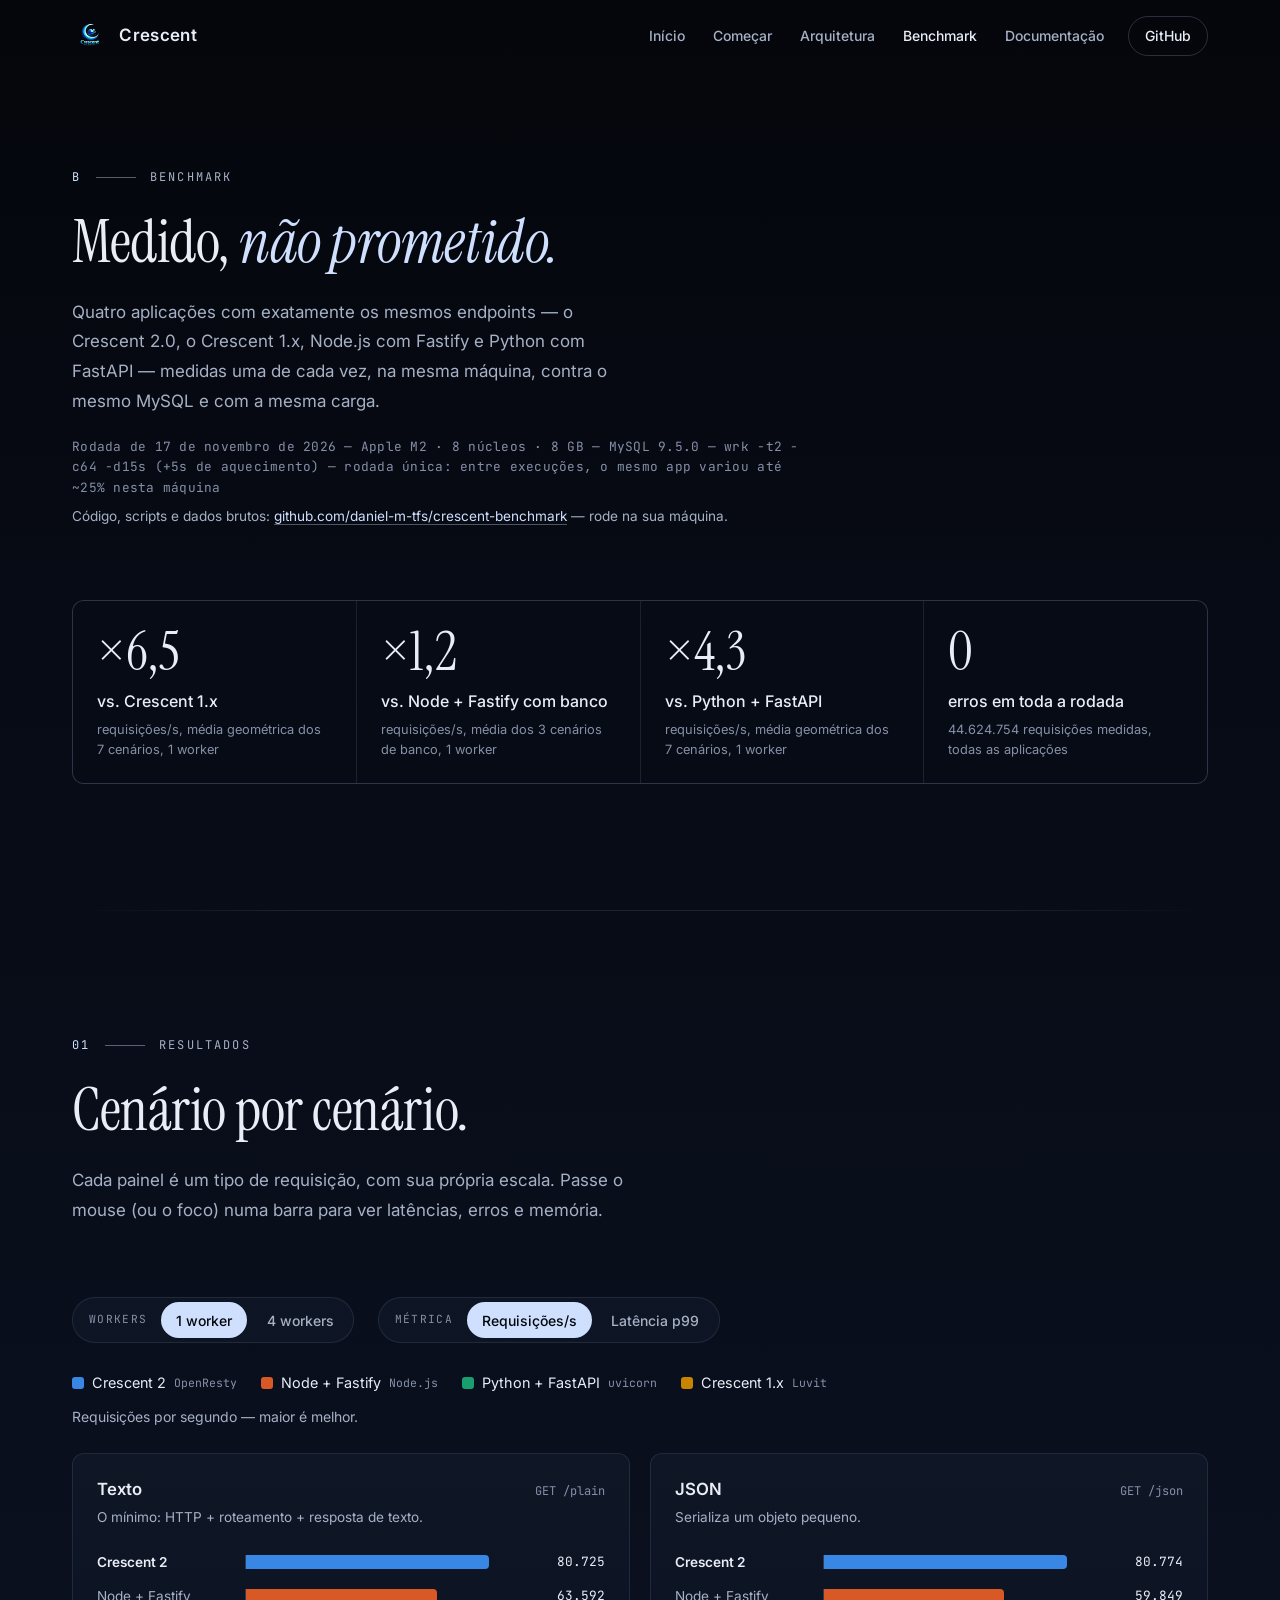
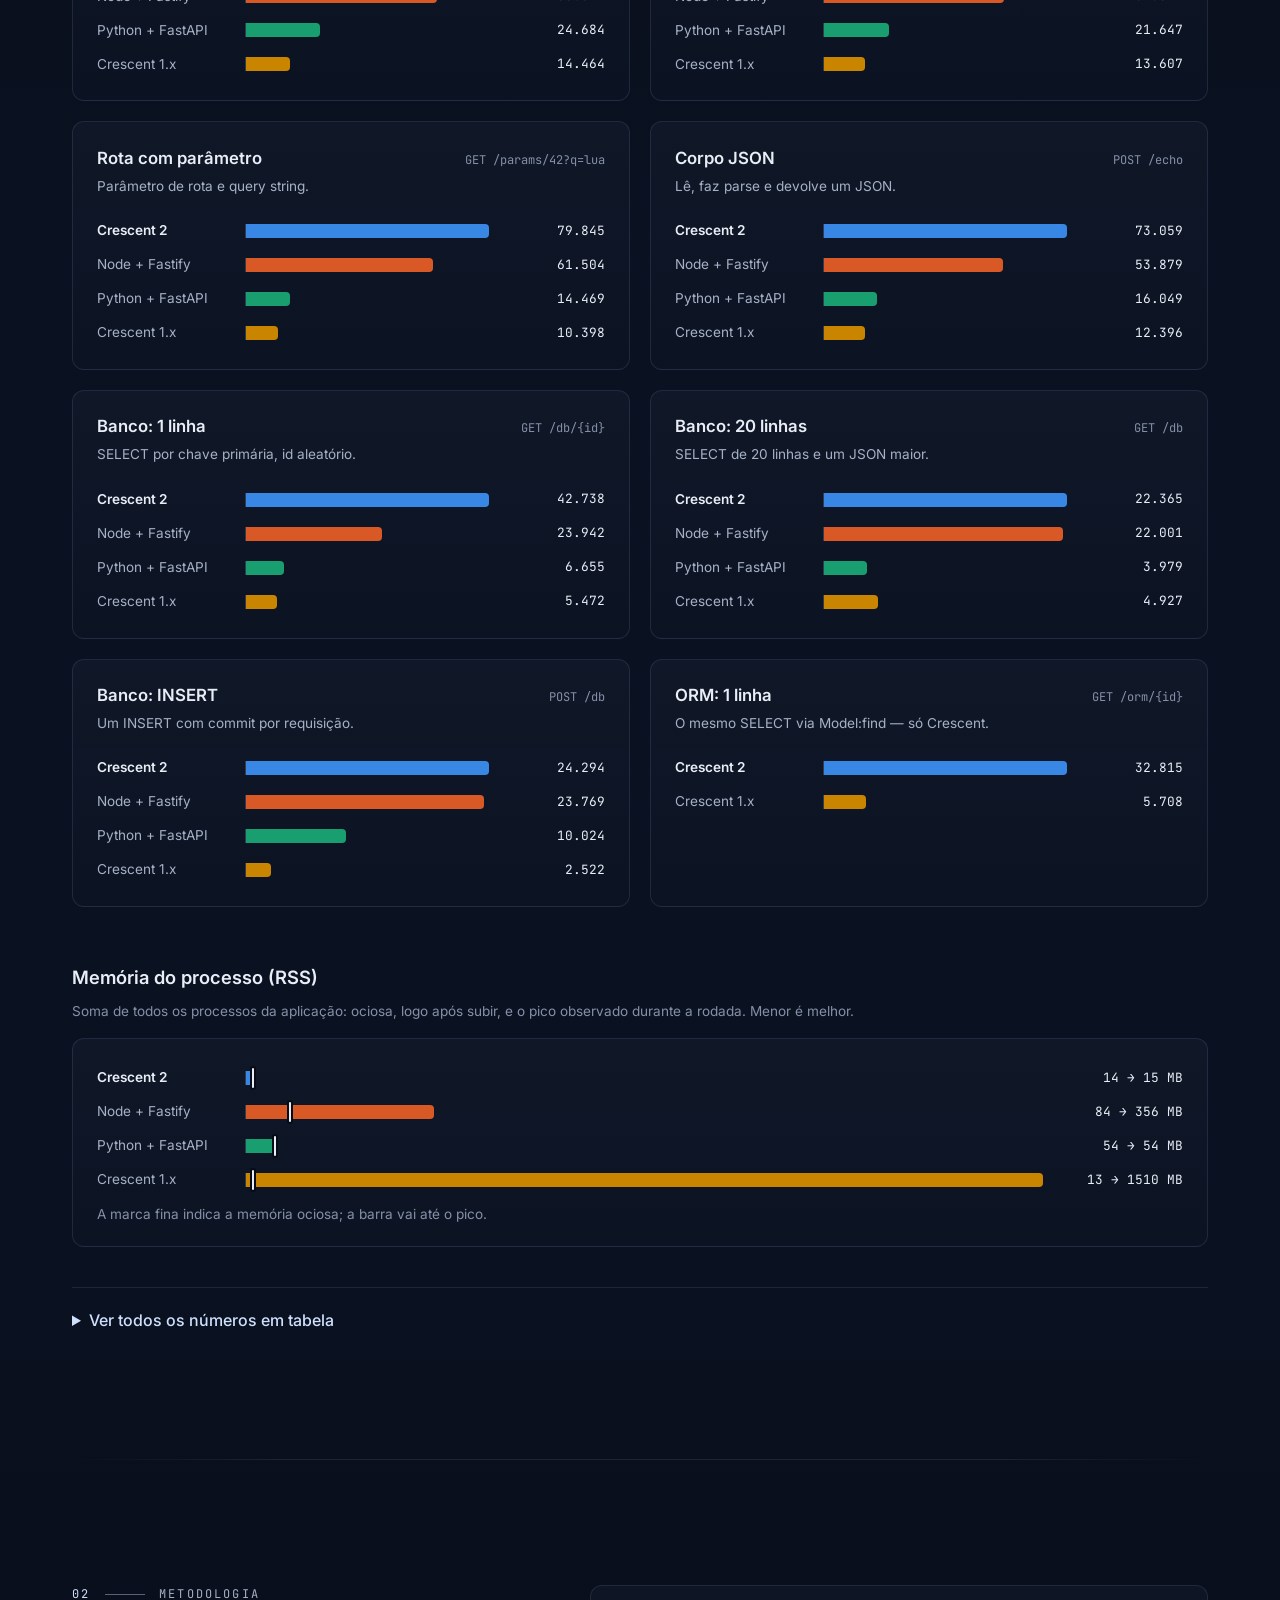
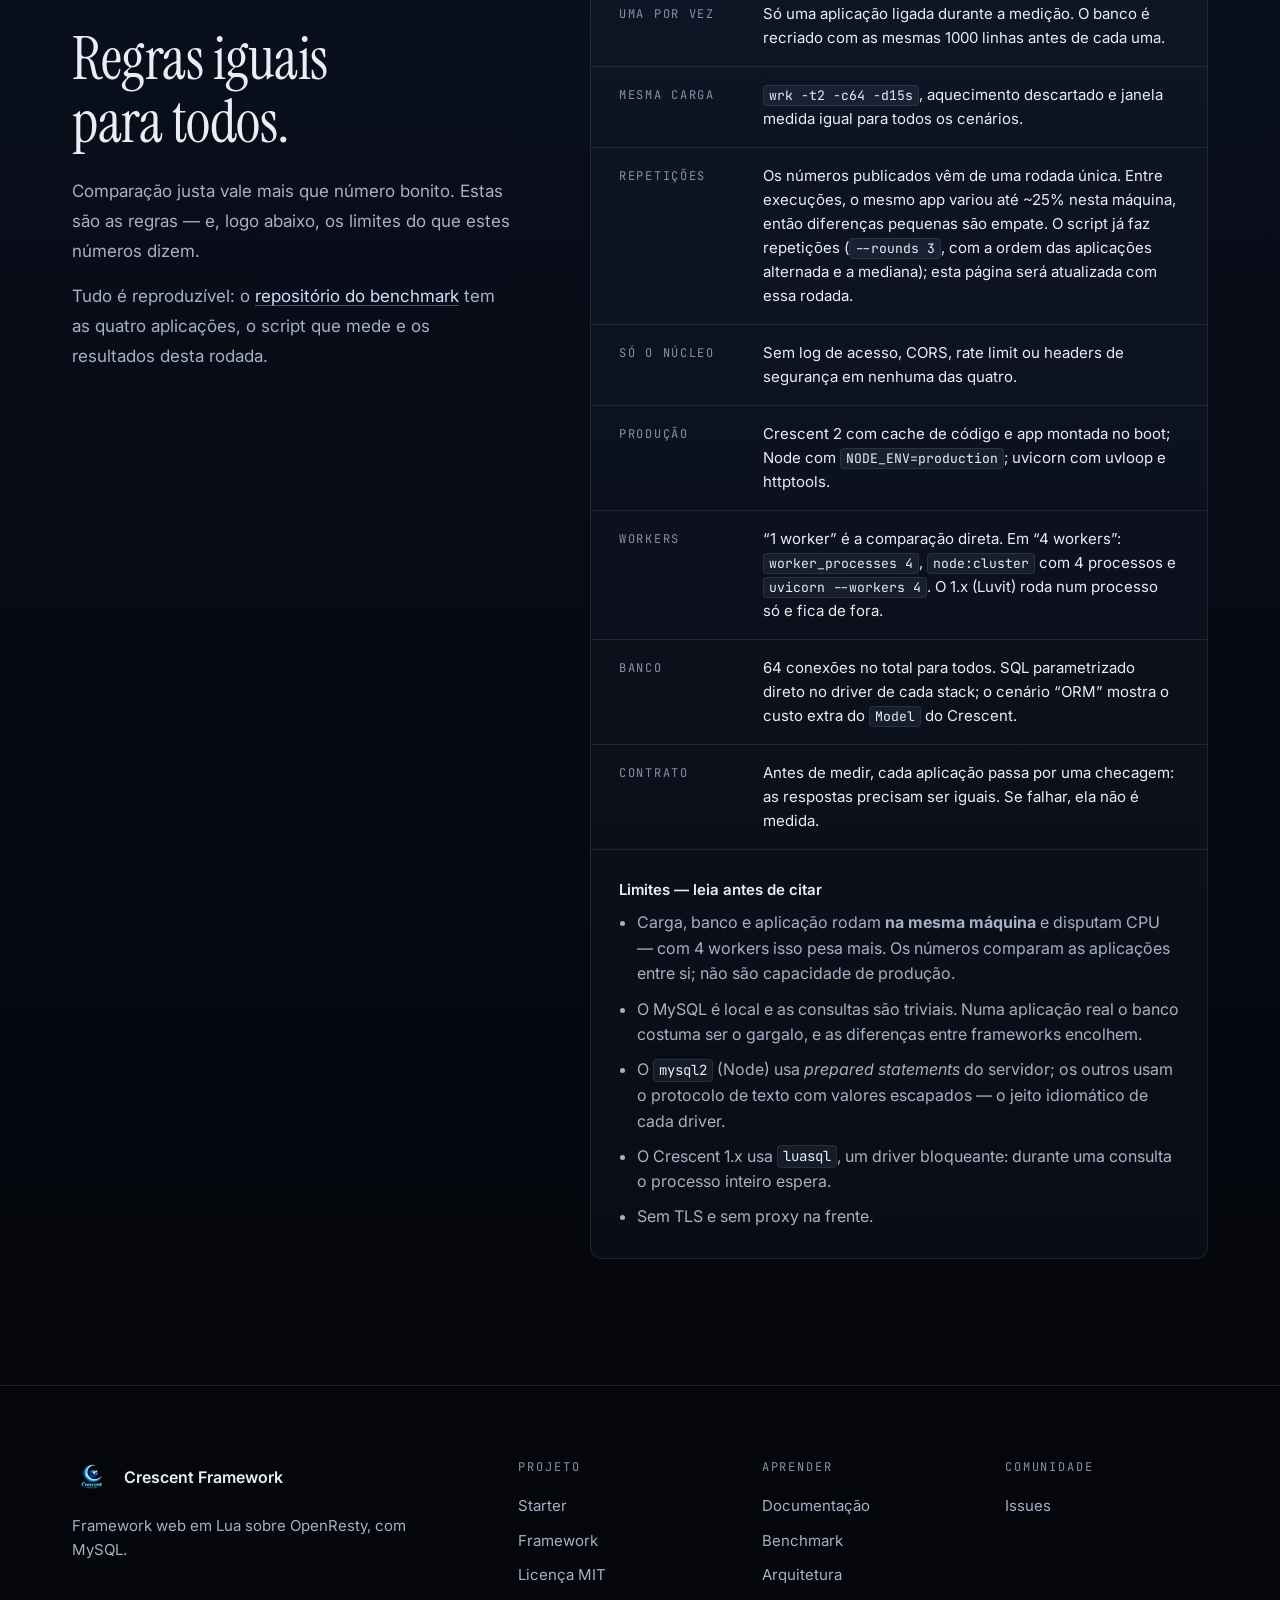
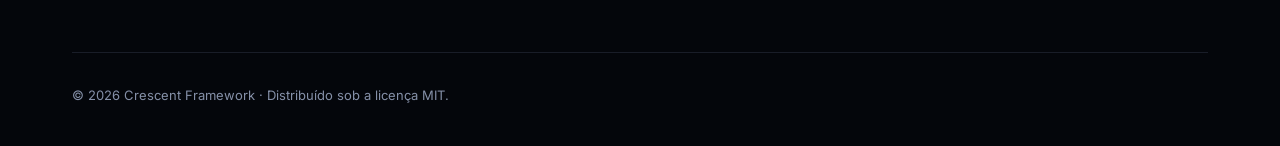
<file: benchmark.html>
<!DOCTYPE html>
<html lang="pt-BR">

<head>
    <meta charset="UTF-8">
    <meta name="viewport" content="width=device-width, initial-scale=1.0">
    <script>document.documentElement.classList.add('js');</script>

    <link rel="icon" type="image/x-icon" href="./crescent-logo-semfundo.ico">
    <link rel="apple-touch-icon" href="./crescent-logo-512.png">

    <title>Benchmark — Crescent 2.0 × Crescent 1.x × Node × Python</title>
    <meta name="description"
        content="Benchmark do Crescent 2.0 (OpenResty) contra o Crescent 1.x (Luvit), Node.js + Fastify e Python + FastAPI: mesmos endpoints, mesma máquina, mesmo MySQL. Números, gráficos, metodologia e dados brutos.">
    <meta name="robots" content="index, follow">
    <meta name="theme-color" content="#04060b">
    <meta name="color-scheme" content="dark">
    <link rel="canonical" href="https://crescent.tyne.com.br/benchmark.html">

    <meta property="og:type" content="website">
    <meta property="og:url" content="https://crescent.tyne.com.br/benchmark.html">
    <meta property="og:site_name" content="Crescent Framework">
    <meta property="og:locale" content="pt_BR">
    <meta property="og:title" content="Benchmark do Crescent 2.0">
    <meta property="og:description"
        content="Crescent 2.0 × Crescent 1.x × Node + Fastify × Python + FastAPI, com os mesmos endpoints e o mesmo MySQL. Metodologia e dados brutos abertos.">
    <meta property="og:image" content="https://crescent.tyne.com.br/og-image.png">
    <meta property="twitter:card" content="summary_large_image">
    <meta property="twitter:title" content="Benchmark do Crescent 2.0">
    <meta property="twitter:description"
        content="Crescent 2.0 × Crescent 1.x × Node + Fastify × Python + FastAPI, com os mesmos endpoints e o mesmo MySQL.">
    <meta property="twitter:image" content="https://crescent.tyne.com.br/og-image.png">

    <link rel="preconnect" href="https://fonts.googleapis.com">
    <link rel="preconnect" href="https://fonts.gstatic.com" crossorigin>
    <link
        href="https://fonts.googleapis.com/css2?family=Instrument+Serif:ital@0;1&family=Inter:wght@300;400;500;600;700&family=JetBrains+Mono:wght@400;500&display=swap"
        rel="stylesheet">
    <link rel="stylesheet" href="styles.css">
    <link rel="stylesheet" href="menu.css">
    <link rel="stylesheet" href="benchmark.css">
</head>

<body class="home bench-page">
    <a class="skip-link" href="#conteudo">Pular para o conteúdo</a>

    <nav class="navbar" aria-label="Principal">
        <div class="container">
            <div class="nav-content">
                <a class="nav-brand" href="index.html" aria-label="Crescent — início">
                    <picture>
                        <source srcset="./crescent-logo-128.webp" type="image/webp">
                        <img src="./crescent-logo-128.png" alt="" class="logo" width="40" height="40">
                    </picture>
                    <span class="brand-name">Crescent</span>
                </a>
                <div id="menu">
                    <div id="menu-bar" onclick="menuOnClick()" role="button" tabindex="0" aria-label="Abrir menu"
                        aria-controls="nav" aria-expanded="false">
                        <div id="bar1" class="bar"></div>
                        <div id="bar2" class="bar"></div>
                        <div id="bar3" class="bar"></div>
                    </div>
                    <nav class="nav" id="nav" aria-label="Menu">
                        <ul>
                            <li><a href="index.html">Início</a></li>
                            <li><a href="index.html#comecar">Começar</a></li>
                            <li><a href="index.html#arquitetura">Arquitetura</a></li>
                            <li><a href="benchmark.html" aria-current="page">Benchmark</a></li>
                            <li><a href="docs.html">Documentação</a></li>
                            <li><a href="https://github.com/daniel-m-tfs/crescent-framework" target="_blank"
                                    rel="noopener" class="github-link">GitHub</a></li>
                        </ul>
                    </nav>
                </div>
                <div class="menu-bg" id="menu-bg"></div>
            </div>
        </div>
    </nav>

    <main id="conteudo">
        <header class="scene bench-hero">
            <div class="container">
                <div class="scene-head">
                    <p class="kicker"><span class="kicker-num">B</span>Benchmark</p>
                    <h1 class="scene-title bench-title">Medido, <em>não prometido.</em></h1>
                    <p class="scene-lede">
                        Quatro aplicações com exatamente os mesmos endpoints — o Crescent 2.0, o Crescent 1.x, Node.js
                        com Fastify e Python com FastAPI — medidas uma de cada vez, na mesma máquina, contra o mesmo
                        MySQL e com a mesma carga.
                    </p>
                    <p class="bench-meta" id="bench-meta">Carregando dados…</p>
                    <p class="bench-source">Código, scripts e dados brutos: <a href="https://github.com/daniel-m-tfs/crescent-benchmark" rel="noopener">github.com/daniel-m-tfs/crescent-benchmark</a> — rode na sua máquina.</p>
                </div>

                <div class="bench-tiles" id="bench-tiles" aria-live="polite"></div>
            </div>
        </header>

        <section class="scene bench-results" aria-labelledby="resultados-title">
            <div class="container">
                <div class="scene-head">
                    <p class="kicker"><span class="kicker-num">01</span>Resultados</p>
                    <h2 id="resultados-title" class="scene-title">Cenário por cenário.</h2>
                    <p class="scene-lede">
                        Cada painel é um tipo de requisição, com sua própria escala. Passe o mouse (ou o foco) numa
                        barra para ver latências, erros e memória.
                    </p>
                </div>

                <div class="bench-controls" role="group" aria-label="Opções dos gráficos">
                    <div class="seg" role="radiogroup" aria-label="Workers por aplicação" id="ctl-workers">
                        <span class="seg-label" id="lbl-workers">Workers</span>
                        <button type="button" role="radio" aria-checked="true" data-value="1">1 worker</button>
                        <button type="button" role="radio" aria-checked="false" data-value="4">4 workers</button>
                    </div>
                    <div class="seg" role="radiogroup" aria-label="Métrica" id="ctl-metric">
                        <span class="seg-label">Métrica</span>
                        <button type="button" role="radio" aria-checked="true" data-value="rps">Requisições/s</button>
                        <button type="button" role="radio" aria-checked="false" data-value="p99">Latência p99</button>
                    </div>
                </div>

                <ul class="bench-legend" id="bench-legend" aria-label="Legenda"></ul>
                <p class="bench-hint" id="bench-hint"></p>

                <div class="bench-grid" id="bench-grid"></div>

                <div class="bench-memory">
                    <h3 class="bench-subtitle">Memória do processo (RSS)</h3>
                    <p class="bench-note">Soma de todos os processos da aplicação: ociosa, logo após subir, e o pico
                        observado durante a rodada. Menor é melhor.</p>
                    <div class="bench-card" id="bench-memory"></div>
                </div>

                <details class="bench-table-wrap">
                    <summary>Ver todos os números em tabela</summary>
                    <div class="bench-table-scroll" id="bench-table"></div>
                    <p class="bench-note"><a href="benchmark-results.csv" download>Baixar os resultados (CSV)</a></p>
                </details>
            </div>
        </section>

        <section class="scene bench-method" aria-labelledby="metodo-title">
            <div class="container scene-grid">
                <div class="scene-copy">
                    <p class="kicker"><span class="kicker-num">02</span>Metodologia</p>
                    <h2 id="metodo-title" class="scene-title">Regras iguais para todos.</h2>
                    <p class="scene-lede">
                        Comparação justa vale mais que número bonito. Estas são as regras — e, logo abaixo, os limites
                        do que estes números dizem.
                    </p>
                    <p class="scene-lede">Tudo é reproduzível: o <a href="https://github.com/daniel-m-tfs/crescent-benchmark"
                            rel="noopener">repositório do benchmark</a> tem as quatro aplicações, o script que mede e
                        os resultados desta rodada.</p>
                </div>
                <div class="status-panel">
                    <dl class="status-list">
                        <div>
                            <dt>Uma por vez</dt>
                            <dd>Só uma aplicação ligada durante a medição. O banco é recriado com as mesmas 1000 linhas
                                antes de cada uma.</dd>
                        </div>
                        <div>
                            <dt>Mesma carga</dt>
                            <dd><code id="m-wrk">wrk -t2 -c64</code>, aquecimento descartado e janela medida igual
                                para todos os cenários.</dd>
                        </div>
                        <div>
                            <dt>Repetições</dt>
                            <dd>Os números publicados vêm de uma rodada única. Entre execuções, o mesmo app variou até
                                ~25% nesta máquina, então diferenças pequenas são empate. O script já faz repetições
                                (<code>--rounds 3</code>, com a ordem das aplicações alternada e a mediana); esta página
                                será atualizada com essa rodada.</dd>
                        </div>
                        <div>
                            <dt>Só o núcleo</dt>
                            <dd>Sem log de acesso, CORS, rate limit ou headers de segurança em nenhuma das quatro.
                            </dd>
                        </div>
                        <div>
                            <dt>Produção</dt>
                            <dd>Crescent 2 com cache de código e app montada no boot; Node com
                                <code>NODE_ENV=production</code>; uvicorn com uvloop e httptools.</dd>
                        </div>
                        <div>
                            <dt>Workers</dt>
                            <dd>“1 worker” é a comparação direta. Em “4 workers”: <code>worker_processes 4</code>,
                                <code>node:cluster</code> com 4 processos e <code>uvicorn --workers 4</code>. O 1.x
                                (Luvit) roda num processo só e fica de fora.</dd>
                        </div>
                        <div>
                            <dt>Banco</dt>
                            <dd>64 conexões no total para todos. SQL parametrizado direto no driver de cada stack; o
                                cenário “ORM” mostra o custo extra do <code>Model</code> do Crescent.</dd>
                        </div>
                        <div>
                            <dt>Contrato</dt>
                            <dd>Antes de medir, cada aplicação passa por uma checagem: as respostas precisam ser
                                iguais. Se falhar, ela não é medida.</dd>
                        </div>
                    </dl>
                    <div class="status-notes">
                        <h3>Limites — leia antes de citar</h3>
                        <ul class="bench-limits">
                            <li>Carga, banco e aplicação rodam <strong>na mesma máquina</strong> e disputam CPU — com
                                4 workers isso pesa mais. Os números comparam as aplicações entre si; não são
                                capacidade de produção.</li>
                            <li>O MySQL é local e as consultas são triviais. Numa aplicação real o banco costuma ser o
                                gargalo, e as diferenças entre frameworks encolhem.</li>
                            <li>O <code>mysql2</code> (Node) usa <em>prepared statements</em> do servidor; os outros
                                usam o protocolo de texto com valores escapados — o jeito idiomático de cada driver.
                            </li>
                            <li>O Crescent 1.x usa <code>luasql</code>, um driver bloqueante: durante uma consulta o
                                processo inteiro espera.</li>
                            <li>Sem TLS e sem proxy na frente.</li>
                        </ul>
                    </div>
                </div>
            </div>
        </section>
    </main>

    <footer class="footer">
        <div class="container">
            <div class="footer-content">
                <div class="footer-brand">
                    <div class="footer-brand-mark">
                        <picture>
                            <source srcset="./crescent-logo-128.webp" type="image/webp">
                            <img src="./crescent-logo-128.png" alt="" class="footer-logo" width="44" height="44"
                                loading="lazy" decoding="async">
                        </picture>
                        <span>Crescent Framework</span>
                    </div>
                    <p>Framework web em Lua sobre OpenResty, com MySQL.</p>
                </div>
                <div class="footer-column">
                    <h2 class="footer-heading">Projeto</h2>
                    <ul>
                        <li><a href="https://github.com/daniel-m-tfs/crescent-starter" rel="noopener">Starter</a></li>
                        <li><a href="https://github.com/daniel-m-tfs/crescent-framework" rel="noopener">Framework</a></li>
                        <li><a href="https://github.com/daniel-m-tfs/crescent-framework/blob/main/LICENSE" rel="noopener">Licença MIT</a></li>
                    </ul>
                </div>
                <div class="footer-column">
                    <h2 class="footer-heading">Aprender</h2>
                    <ul>
                        <li><a href="docs.html">Documentação</a></li>
                        <li><a href="benchmark.html">Benchmark</a></li>
                        <li><a href="index.html#arquitetura">Arquitetura</a></li>
                    </ul>
                </div>
                <div class="footer-column">
                    <h2 class="footer-heading">Comunidade</h2>
                    <ul>
                        <li><a href="https://github.com/daniel-m-tfs/crescent-framework/issues" rel="noopener">Issues</a></li>
                    </ul>
                </div>
            </div>
            <div class="footer-bottom">
                <p>&copy; 2026 Crescent Framework · Distribuído sob a licença MIT.</p>
            </div>
        </div>
    </footer>

    <div class="bench-tip" id="bench-tip" role="tooltip" hidden></div>

    <script src="benchmark-data.js" defer></script>
    <script src="benchmark.js" defer></script>
    <script src="script.js" defer></script>
    <script src="menu.js" defer></script>
</body>

</html>
</file>
<file: styles.css>
/* ==========================================================================
   Crescent — site styles (home + shared base for docs.html)
   Palette: near-black -> deep navy, one accent: cold lunar silver-blue.
   Type: Instrument Serif (display), Inter (text), JetBrains Mono (code).
   ========================================================================== */

:root {
    /* Night */
    --ink-0: #04060b;
    --ink-1: #070b15;
    --ink-2: #0a1120;
    --ink-3: #0f182b;
    --surface: rgba(160, 190, 240, 0.035);
    --line: rgba(170, 195, 240, 0.12);
    --line-strong: rgba(170, 195, 240, 0.22);

    /* Text */
    --fg: #e8edf6;
    --fg-dim: #a6b1c6;
    --fg-faint: #8590a8;

    /* The single accent: moonlight */
    --moon: #cfe0ff;
    --moon-2: #9dbcf2;
    --moon-glow: rgba(157, 188, 242, 0.18);

    --font-display: 'Instrument Serif', 'Iowan Old Style', Georgia, 'Times New Roman', serif;
    --font-text: 'Inter', -apple-system, BlinkMacSystemFont, 'Segoe UI', Roboto, sans-serif;
    --font-mono: 'JetBrains Mono', ui-monospace, SFMono-Regular, Menlo, Consolas, monospace;

    --nav-h: 72px;
    --radius: 12px;
    --ease-out: cubic-bezier(0.2, 0.7, 0.2, 1);

    /* Legacy tokens still consumed by docs.css / menu.css — mapped to the new palette */
    --primary: #9dbcf2;
    --primary-dark: #7c9fdc;
    --secondary: #b3c3df;
    --accent: #cfe0ff;
    --dark: #070b15;
    --dark-light: #0f182b;
    --gray: #8590a8;
    --gray-light: #c7cfdd;
    --bg: #05070d;
    --bg-light: #0d1424;
    --text: #e8edf6;
    --text-dim: #a6b1c6;
    --success: #8fd3b0;
    --warning: #e6bd74;
    --gradient: linear-gradient(135deg, #9dbcf2 0%, #cfe0ff 100%);
}

/* ---------- Base ---------- */

*,
*::before,
*::after {
    margin: 0;
    padding: 0;
    box-sizing: border-box;
}

html {
    -webkit-text-size-adjust: 100%;
    text-size-adjust: 100%;
}

@media (prefers-reduced-motion: no-preference) {
    html {
        scroll-behavior: smooth;
    }
}

body {
    font-family: var(--font-text);
    background: var(--bg);
    color: var(--fg);
    line-height: 1.6;
    overflow-x: hidden;
    -webkit-font-smoothing: antialiased;
    -moz-osx-font-smoothing: grayscale;
}

body.home {
    background: var(--ink-0);
}

img,
svg,
canvas {
    display: block;
    max-width: 100%;
}

a {
    color: var(--moon);
    text-decoration-color: rgba(207, 224, 255, 0.35);
    text-underline-offset: 0.2em;
    transition: color 0.2s ease, text-decoration-color 0.2s ease;
}

a:hover {
    text-decoration-color: currentColor;
}

:focus-visible {
    outline: 2px solid var(--moon);
    outline-offset: 3px;
    border-radius: 4px;
}

::selection {
    background: rgba(157, 188, 242, 0.35);
    color: #fff;
}

code {
    font-family: var(--font-mono);
    font-size: 0.875em;
}

:not(pre) > code {
    padding: 0.1em 0.38em;
    border-radius: 4px;
    background: rgba(157, 188, 242, 0.08);
    border: 1px solid rgba(157, 188, 242, 0.12);
    color: var(--fg);
    white-space: nowrap;
}

.container {
    max-width: 1200px;
    width: 100%;
    margin: 0 auto;
    padding: 0 2rem;
}

.sr-only {
    position: absolute;
    width: 1px;
    height: 1px;
    padding: 0;
    margin: -1px;
    overflow: hidden;
    clip: rect(0, 0, 0, 0);
    white-space: nowrap;
    border: 0;
}

.skip-link {
    position: absolute;
    top: 0.75rem;
    left: 0.75rem;
    z-index: 2000;
    padding: 0.6rem 1rem;
    border-radius: 6px;
    background: var(--moon);
    color: var(--ink-0);
    font-weight: 600;
    text-decoration: none;
    transform: translateY(-200%);
}

.skip-link:focus {
    transform: none;
}

/* ---------- Navbar (shared with docs.html) ---------- */

.navbar {
    position: fixed;
    top: 0;
    left: 0;
    width: 100%;
    z-index: 1000;
}

/* Background + blur live on a pseudo-layer so the bar never becomes the
   containing block / backdrop root of the fixed mobile menu panel. */
.navbar::before {
    content: '';
    position: absolute;
    inset: 0;
    z-index: -1;
    background: rgba(5, 7, 13, 0.84);
    -webkit-backdrop-filter: blur(14px) saturate(140%);
    backdrop-filter: blur(14px) saturate(140%);
    border-bottom: 1px solid var(--line);
    transition: opacity 0.4s ease;
}

/* On the home page the bar starts transparent over the opening shot */
.home .navbar::before {
    opacity: 0;
}

.home .navbar.is-scrolled::before,
.home .navbar.is-open::before {
    opacity: 1;
}

.nav-content {
    position: relative;
    display: flex;
    justify-content: space-between;
    align-items: center;
    height: var(--nav-h);
}

.nav-brand {
    display: inline-flex;
    align-items: center;
    gap: 0.7rem;
    color: var(--fg);
    text-decoration: none;
}

.logo {
    width: 36px;
    height: 36px;
    object-fit: contain;
}

.brand-name {
    font-family: var(--font-text);
    font-size: 1.0625rem;
    font-weight: 600;
    letter-spacing: 0.02em;
    color: var(--fg);
}

/* ---------- Buttons ---------- */

.btn {
    display: inline-flex;
    align-items: center;
    justify-content: center;
    gap: 0.55rem;
    min-height: 48px;
    padding: 0.8rem 1.4rem;
    border-radius: 999px;
    border: 1px solid transparent;
    font-family: var(--font-text);
    font-size: 0.9375rem;
    font-weight: 500;
    letter-spacing: 0.005em;
    line-height: 1.2;
    text-decoration: none;
    cursor: pointer;
    transition: background-color 0.25s ease, border-color 0.25s ease, color 0.25s ease, box-shadow 0.35s ease;
}

.btn svg {
    flex: none;
    transition: transform 0.3s var(--ease-out);
}

.btn-primary {
    background: var(--moon);
    color: var(--ink-0);
    box-shadow: 0 0 0 0 rgba(207, 224, 255, 0);
}

.btn-primary:hover {
    background: #e6efff;
    color: var(--ink-0);
    box-shadow: 0 0 36px rgba(207, 224, 255, 0.22);
}

.btn-primary:hover svg {
    transform: translateX(3px);
}

.btn-secondary {
    background: rgba(207, 224, 255, 0.04);
    border-color: var(--line-strong);
    color: var(--fg);
}

.btn-secondary:hover {
    border-color: rgba(207, 224, 255, 0.5);
    background: rgba(207, 224, 255, 0.07);
    color: var(--fg);
}

.btn-ghost {
    color: var(--fg-dim);
    padding-left: 0.6rem;
    padding-right: 0.6rem;
}

.btn-ghost:hover {
    color: var(--fg);
}

/* ==========================================================================
   Hero — the opening shot
   ========================================================================== */

.hero {
    position: relative;
    isolation: isolate;
    min-height: 100vh;
    min-height: 100svh;
    display: flex;
    align-items: center;
    padding: calc(var(--nav-h) + 3rem) 0 7rem;
    overflow: hidden;
}

.hero-sky {
    position: absolute;
    inset: 0;
    z-index: -4;
    background:
        radial-gradient(120% 80% at 78% 18%, rgba(40, 62, 110, 0.38) 0%, transparent 55%),
        radial-gradient(90% 70% at 10% 100%, rgba(22, 36, 70, 0.55) 0%, transparent 60%),
        linear-gradient(180deg, #03050a 0%, #060a14 45%, #0a1326 100%);
}

/* Static stars: what you see without JavaScript (and under reduced motion
   before the canvas paints). Hidden once the canvas is live. */
.hero-sky::after {
    content: '';
    position: absolute;
    inset: 0;
    background-image:
        radial-gradient(1px 1px at 12% 22%, rgba(255, 255, 255, 0.75), transparent 60%),
        radial-gradient(1px 1px at 27% 64%, rgba(255, 255, 255, 0.5), transparent 60%),
        radial-gradient(1.5px 1.5px at 38% 14%, rgba(220, 232, 255, 0.85), transparent 60%),
        radial-gradient(1px 1px at 46% 41%, rgba(255, 255, 255, 0.45), transparent 60%),
        radial-gradient(1px 1px at 55% 78%, rgba(255, 255, 255, 0.4), transparent 60%),
        radial-gradient(1.5px 1.5px at 63% 9%, rgba(255, 255, 255, 0.7), transparent 60%),
        radial-gradient(1px 1px at 71% 52%, rgba(220, 232, 255, 0.55), transparent 60%),
        radial-gradient(1px 1px at 84% 71%, rgba(255, 255, 255, 0.5), transparent 60%),
        radial-gradient(1px 1px at 91% 33%, rgba(255, 255, 255, 0.65), transparent 60%),
        radial-gradient(1px 1px at 6% 82%, rgba(255, 255, 255, 0.4), transparent 60%),
        radial-gradient(1px 1px at 19% 47%, rgba(255, 255, 255, 0.35), transparent 60%),
        radial-gradient(1px 1px at 33% 88%, rgba(255, 255, 255, 0.35), transparent 60%),
        radial-gradient(1px 1px at 77% 88%, rgba(255, 255, 255, 0.3), transparent 60%),
        radial-gradient(1px 1px at 96% 6%, rgba(255, 255, 255, 0.55), transparent 60%);
    transition: opacity 1.5s ease;
}

.hero.has-starfield .hero-sky::after {
    opacity: 0;
}

.starfield {
    position: absolute;
    inset: 0;
    z-index: -3;
    width: 100%;
    height: 100%;
    max-width: none;
    pointer-events: none;
}

/* The moon: a thin lit crescent on a barely visible (earthshine) disc */
.moon {
    --moon-size: clamp(200px, 34vw, 540px);
    position: absolute;
    z-index: -2;
    top: clamp(4.5rem, 10vh, 7rem);
    right: calc(var(--moon-size) * -0.26);
    width: var(--moon-size);
    height: var(--moon-size);
    pointer-events: none;
}

.moon-earthshine {
    position: absolute;
    inset: -55%;
    border-radius: 50%;
    background: radial-gradient(circle at 50% 50%, rgba(120, 160, 230, 0.16) 0%, rgba(80, 120, 200, 0.07) 32%, transparent 62%);
}

.moon-glow {
    position: absolute;
    inset: 0;
    border-radius: 50%;
    filter: drop-shadow(-10px 6px 26px rgba(170, 200, 255, 0.35));
}

.moon-disc {
    position: absolute;
    inset: 0;
    border-radius: 50%;
    background:
        radial-gradient(circle at 62% 38%, rgba(30, 44, 74, 0.55) 0%, rgba(12, 20, 38, 0.92) 70%);
    box-shadow:
        inset calc(var(--moon-size) * 0.06) calc(var(--moon-size) * -0.022) calc(var(--moon-size) * 0.022) calc(var(--moon-size) * -0.01) rgba(232, 240, 255, 0.95),
        inset calc(var(--moon-size) * 0.03) 0 calc(var(--moon-size) * 0.05) rgba(190, 212, 255, 0.35);
}

@media (prefers-reduced-motion: no-preference) {
    .moon {
        animation: moon-drift 48s ease-in-out infinite alternate;
    }

    .moon-earthshine {
        animation: moon-breathe 12s ease-in-out infinite alternate;
    }
}

@keyframes moon-drift {
    from {
        transform: translate3d(0, 0, 0);
    }

    to {
        transform: translate3d(-18px, 14px, 0);
    }
}

@keyframes moon-breathe {
    from {
        opacity: 0.75;
    }

    to {
        opacity: 1;
    }
}

/* A planet's edge at the bottom of the frame */
.hero-horizon {
    position: absolute;
    z-index: -1;
    left: -30%;
    right: -30%;
    bottom: calc(-1 * clamp(260px, 42vh, 520px));
    height: clamp(360px, 60vh, 720px);
    border-radius: 50%;
    background: radial-gradient(ellipse at 50% 0%, #0b1426 0%, var(--ink-0) 55%);
    border-top: 1px solid rgba(190, 212, 255, 0.28);
    box-shadow:
        0 -1px 24px rgba(157, 188, 242, 0.16),
        0 -40px 120px rgba(80, 120, 200, 0.12);
}

.hero::after {
    content: '';
    position: absolute;
    z-index: -1;
    left: 0;
    right: 0;
    bottom: 0;
    height: 140px;
    background: linear-gradient(180deg, rgba(4, 6, 11, 0) 0%, var(--ink-0) 100%);
    pointer-events: none;
}

.hero-inner {
    position: relative;
}

.eyebrow {
    display: flex;
    flex-wrap: wrap;
    align-items: center;
    gap: 0.35rem 0;
    margin-bottom: 2rem;
    font-family: var(--font-mono);
    font-size: 0.75rem;
    letter-spacing: 0.18em;
    text-transform: uppercase;
    color: var(--fg-dim);
}

.eyebrow span + span::before {
    content: '';
    display: inline-block;
    width: 1.5rem;
    height: 1px;
    margin: 0 0.85rem;
    vertical-align: middle;
    background: var(--line-strong);
}

.eyebrow span:first-child {
    color: var(--moon);
}

.hero-title {
    font-family: var(--font-display);
    font-weight: 400;
    font-size: clamp(2.75rem, 6.6vw, 6rem);
    line-height: 1.02;
    letter-spacing: -0.012em;
    color: var(--fg);
    max-width: 12.5em;
    margin-bottom: 1.75rem;
    text-wrap: balance;
}

.hero-title em {
    font-style: italic;
    color: var(--moon);
}

.hero-lede {
    max-width: 35rem;
    font-size: clamp(1.0625rem, 1.4vw, 1.1875rem);
    line-height: 1.7;
    color: var(--fg-dim);
    margin-bottom: 2.5rem;
}

.hero-actions {
    display: flex;
    flex-wrap: wrap;
    align-items: center;
    gap: 0.75rem 0.85rem;
}

.hero-meta {
    margin-top: 2.5rem;
    font-family: var(--font-mono);
    font-size: 0.75rem;
    letter-spacing: 0.08em;
    color: var(--fg-faint);
}

.scroll-cue {
    position: absolute;
    left: 50%;
    bottom: 1.75rem;
    transform: translateX(-50%);
    display: flex;
    flex-direction: column;
    align-items: center;
    gap: 0.7rem;
    font-family: var(--font-mono);
    font-size: 0.6875rem;
    letter-spacing: 0.2em;
    text-transform: uppercase;
    color: var(--fg-faint);
    text-decoration: none;
}

.scroll-cue:hover {
    color: var(--fg-dim);
}

.scroll-cue-line {
    position: relative;
    width: 1px;
    height: 44px;
    overflow: hidden;
    background: var(--line);
}

.scroll-cue-line::after {
    content: '';
    position: absolute;
    left: 0;
    top: 0;
    width: 1px;
    height: 40%;
    background: linear-gradient(to bottom, transparent, var(--moon));
}

/* Opening titles: a slow fade-in, staggered. Pure CSS so it also runs without JS. */
@media (prefers-reduced-motion: no-preference) {
    .hero-inner > * {
        animation: title-in 1.6s var(--ease-out) both;
    }

    .hero-inner > :nth-child(1) { animation-delay: 0.2s; }
    .hero-inner > :nth-child(2) { animation-delay: 0.45s; }
    .hero-inner > :nth-child(3) { animation-delay: 0.8s; }
    .hero-inner > :nth-child(4) { animation-delay: 1.05s; }
    .hero-inner > :nth-child(5) { animation-delay: 1.25s; }

    .moon {
        animation: moon-rise 3.2s var(--ease-out) both, moon-drift 48s ease-in-out 3.2s infinite alternate;
    }

    .scroll-cue {
        animation: fade-in 1.2s ease 2s both;
    }

    .scroll-cue-line::after {
        animation: cue-fall 2.8s cubic-bezier(0.6, 0, 0.4, 1) infinite;
    }
}

@keyframes title-in {
    from {
        opacity: 0;
        transform: translate3d(0, 18px, 0);
    }

    to {
        opacity: 1;
        transform: none;
    }
}

@keyframes moon-rise {
    from {
        opacity: 0;
        transform: translate3d(0, 30px, 0);
    }

    to {
        opacity: 1;
        transform: translate3d(0, 0, 0);
    }
}

@keyframes fade-in {
    from {
        opacity: 0;
    }

    to {
        opacity: 1;
    }
}

@keyframes cue-fall {
    0% {
        transform: translateY(-100%);
    }

    100% {
        transform: translateY(260%);
    }
}

/* ==========================================================================
   Scenes
   ========================================================================== */

.scene {
    position: relative;
    padding: clamp(6rem, 14vh, 10rem) 0;
}

.scene + .scene::before {
    content: '';
    position: absolute;
    top: 0;
    left: 50%;
    width: min(1136px, calc(100% - 4rem));
    height: 1px;
    transform: translateX(-50%);
    background: linear-gradient(90deg, transparent, var(--line) 20%, var(--line) 80%, transparent);
}

/* One continuous night behind all scenes: no bands between sections */
.home main {
    background: linear-gradient(180deg, var(--ink-0) 0%, var(--ink-1) 14%, var(--ink-2) 40%, var(--ink-2) 62%, var(--ink-1) 82%, var(--ink-0) 100%);
}

.scene-arch {
    background: radial-gradient(60% 50% at 50% 50%, rgba(30, 50, 95, 0.24) 0%, transparent 100%);
}

.scene-cta {
    background: radial-gradient(50% 55% at 50% 45%, rgba(60, 90, 150, 0.2) 0%, transparent 100%);
}

.scene-grid {
    display: grid;
    grid-template-columns: minmax(0, 5fr) minmax(0, 7fr);
    gap: clamp(2.5rem, 6vw, 5.5rem);
    align-items: center;
}

.scene-grid-code {
    grid-template-columns: minmax(0, 4fr) minmax(0, 7fr);
}

.scene-head {
    max-width: 46rem;
    margin-bottom: clamp(3rem, 6vw, 4.5rem);
}

.kicker {
    display: flex;
    align-items: center;
    gap: 0.9rem;
    margin-bottom: 1.5rem;
    font-family: var(--font-mono);
    font-size: 0.75rem;
    letter-spacing: 0.18em;
    text-transform: uppercase;
    color: var(--fg-dim);
}

.kicker-num {
    display: inline-flex;
    align-items: center;
    gap: 0.9rem;
    color: var(--moon);
}

.kicker-num::after {
    content: '';
    width: 2.5rem;
    height: 1px;
    background: rgba(207, 224, 255, 0.4);
}

.scene-title {
    font-family: var(--font-display);
    font-weight: 400;
    font-size: clamp(2.25rem, 4.6vw, 3.75rem);
    line-height: 1.06;
    letter-spacing: -0.008em;
    color: var(--fg);
    margin-bottom: 1.5rem;
    text-wrap: balance;
}

.scene-lede {
    max-width: 36rem;
    font-size: 1.0625rem;
    line-height: 1.75;
    color: var(--fg-dim);
}

.scene-lede + .scene-lede {
    margin-top: 1rem;
}

.plain-list {
    list-style: none;
    margin-top: 2rem;
    max-width: 30rem;
    border-top: 1px solid var(--line);
}

.plain-list li {
    padding: 0.85rem 0;
    border-bottom: 1px solid var(--line);
    font-size: 0.9375rem;
    color: var(--fg-dim);
}

.plain-list code {
    margin-right: 0.25rem;
}

/* Reveal on scroll — only once script.js has armed it, so content is never
   hidden without JavaScript. */
.reveal-ready .reveal {
    opacity: 0;
    transform: translate3d(0, 28px, 0);
    transition:
        opacity 1.2s var(--ease-out) var(--reveal-delay, 0s),
        transform 1.2s var(--ease-out) var(--reveal-delay, 0s);
}

.reveal-ready .reveal.is-visible {
    opacity: 1;
    transform: none;
}

/* ---------- Scene 01: terminal ---------- */

.terminal {
    position: relative;
    border-radius: var(--radius);
    background: #060a13;
    border: 1px solid var(--line);
    box-shadow:
        0 1px 0 rgba(255, 255, 255, 0.04) inset,
        0 40px 100px -30px rgba(0, 0, 0, 0.8),
        0 0 80px -20px rgba(80, 120, 200, 0.18);
    min-width: 0;
}

.terminal-bar {
    display: flex;
    align-items: center;
    gap: 0.45rem;
    padding: 0.85rem 1rem;
    border-bottom: 1px solid var(--line);
}

.terminal-dot {
    width: 10px;
    height: 10px;
    border-radius: 50%;
    background: rgba(170, 195, 240, 0.16);
}

.terminal-title {
    flex: 1;
    margin-right: 2.4rem;
    text-align: center;
    font-family: var(--font-mono);
    font-size: 0.75rem;
    color: var(--fg-faint);
}

.terminal-body {
    display: block;
    padding: 1.4rem 1.5rem 1.6rem;
    overflow-x: auto;
    font-family: var(--font-mono);
    font-size: 0.8125rem;
    line-height: 1.85;
    color: var(--fg);
    white-space: pre;
    tab-size: 4;
    scrollbar-width: thin;
    scrollbar-color: var(--line-strong) transparent;
}

.terminal-body:focus-visible {
    outline-offset: -2px;
}

.t-prompt {
    color: var(--moon-2);
    user-select: none;
}

.t-typed {
    color: var(--fg);
}

.t-note {
    color: var(--fg-faint);
}

.t-out {
    color: #bcd0ee;
}

.t-cursor {
    display: inline-block;
    width: 0.6em;
    height: 1.15em;
    vertical-align: -0.2em;
    background: var(--moon);
    opacity: 0.8;
}

@media (prefers-reduced-motion: no-preference) {
    .t-cursor {
        animation: blink 1.1s steps(1) infinite;
    }
}

@keyframes blink {
    50% {
        opacity: 0;
    }
}

/* States driven by script.js (typing). Lines keep their space: no layout shift. */
.terminal.is-armed .t-line.t-pending {
    visibility: hidden;
}

.terminal.is-armed .t-typed.is-typing {
    display: inline-block;
    -webkit-clip-path: inset(0 calc(100% - var(--typed, 0) * 1ch) 0 0);
    clip-path: inset(0 calc(100% - var(--typed, 0) * 1ch) 0 0);
}

.terminal-caption {
    padding: 0.9rem 1.5rem 1.1rem;
    border-top: 1px solid var(--line);
    font-size: 0.8125rem;
    color: var(--fg-faint);
}

/* ---------- Scene 02: architecture ---------- */

.flow-figure {
    margin-bottom: clamp(3rem, 6vw, 4.5rem);
}

.flow {
    list-style: none;
    display: grid;
    grid-template-columns: minmax(0, 0.9fr) minmax(0, 1.25fr) minmax(0, 1.8fr) minmax(0, 0.95fr);
    gap: 3rem;
    align-items: stretch;
}

.flow-node {
    position: relative;
    display: flex;
    flex-direction: column;
    justify-content: center;
    gap: 0.5rem;
    padding: 1.4rem 1.35rem;
    border: 1px solid var(--line);
    border-radius: var(--radius);
    background: var(--surface);
    min-width: 0;
}

/* Connector + travelling signal between nodes */
.flow-node + .flow-node::before {
    content: '';
    position: absolute;
    top: 50%;
    right: 100%;
    width: 3rem;
    height: 1px;
    background: var(--line-strong);
}

.flow-node + .flow-node::after {
    content: '';
    position: absolute;
    top: calc(50% - 4px);
    right: 100%;
    width: 0;
    height: 0;
    border-top: 4px solid transparent;
    border-bottom: 4px solid transparent;
    border-left: 6px solid rgba(207, 224, 255, 0.55);
    margin-right: -1px;
}

.flow-label {
    font-size: 0.9375rem;
    font-weight: 600;
    color: var(--fg);
    letter-spacing: 0.005em;
}

.flow-sub {
    font-size: 0.8125rem;
    line-height: 1.5;
    color: var(--fg-dim);
}

.flow-crescent {
    border-color: rgba(207, 224, 255, 0.34);
    background:
        radial-gradient(120% 120% at 0% 0%, rgba(157, 188, 242, 0.1) 0%, transparent 60%),
        rgba(157, 188, 242, 0.04);
    box-shadow: 0 0 60px -18px rgba(157, 188, 242, 0.35);
}

.flow-crescent .flow-label {
    font-family: var(--font-display);
    font-size: 1.6rem;
    font-weight: 400;
    color: var(--moon);
    line-height: 1.1;
}

.flow-inner {
    list-style: none;
    display: flex;
    flex-wrap: wrap;
    align-items: center;
    gap: 0.5rem 0;
    margin: 0.4rem 0 0.2rem;
}

.flow-inner li {
    display: inline-flex;
    align-items: center;
    font-family: var(--font-mono);
    font-size: 0.8125rem;
    color: var(--fg);
    white-space: nowrap;
}

.flow-inner li + li::before {
    content: '\2192';
    content: '\2192' / '';
    margin: 0 0.6rem;
    color: var(--fg-faint);
}

@media (prefers-reduced-motion: no-preference) {
    .flow-figure.is-visible .flow-node + .flow-node::before {
        background:
            linear-gradient(90deg, transparent 0%, rgba(207, 224, 255, 0.9) 50%, transparent 100%) no-repeat,
            var(--line-strong);
        background-size: 40% 100%, 100% 100%;
        animation: signal 4.5s cubic-bezier(0.5, 0, 0.5, 1) infinite;
    }

    .flow-figure.is-visible .flow-node:nth-child(3)::before {
        animation-delay: 0.9s;
    }

    .flow-figure.is-visible .flow-node:nth-child(4)::before {
        animation-delay: 1.8s;
    }
}

@keyframes signal {
    0% {
        background-position: -100% 0, 0 0;
    }

    40%,
    100% {
        background-position: 200% 0, 0 0;
    }
}

.duties {
    display: grid;
    grid-template-columns: repeat(3, minmax(0, 1fr));
    gap: 2.5rem;
}

.duty {
    padding-top: 1.4rem;
    border-top: 1px solid var(--line-strong);
}

.duty h3 {
    margin-bottom: 0.65rem;
    font-size: 0.9375rem;
    font-weight: 600;
    color: var(--fg);
}

.duty p {
    font-size: 0.9375rem;
    line-height: 1.7;
    color: var(--fg-dim);
}

/* ---------- Code (shared: .code-block is also used by docs.html) ---------- */

.code-block {
    position: relative;
    border-radius: 10px;
    background: #060a13;
    border: 1px solid var(--line);
    overflow: hidden;
}

.code-block pre,
.code-block pre[class*="language-"] {
    margin: 0;
    padding: 1.4rem 1.5rem;
    overflow: auto;
    background: transparent;
    border-radius: 0;
    font-family: var(--font-mono);
    font-size: 0.8125rem;
    line-height: 1.75;
    color: var(--fg);
    text-shadow: none;
    tab-size: 4;
    scrollbar-width: thin;
    scrollbar-color: var(--line-strong) transparent;
}

.code-block code,
.code-block code[class*="language-"] {
    font-family: var(--font-mono);
    font-size: inherit;
    background: none;
    border: 0;
    padding: 0;
    color: inherit;
    text-shadow: none;
    white-space: pre;
}

/* A restrained syntax palette: moonlight blue + parchment, everything else greyscale */
.code-block .token.comment,
.code-block .token.prolog {
    color: var(--fg-faint);
    font-style: italic;
}

.code-block .token.keyword,
.code-block .token.boolean,
.code-block .token.builtin {
    color: var(--moon-2);
}

.code-block .token.string,
.code-block .token.number {
    color: #dcccaa;
}

.code-block .token.function {
    color: #f2f5fb;
}

.code-block .token.punctuation,
.code-block .token.operator {
    color: #8e99b0;
}

.code-block .token.variable,
.code-block .token.property {
    color: var(--fg);
}

.copy-btn {
    position: absolute;
    top: 0.65rem;
    right: 0.65rem;
    z-index: 2;
    padding: 0.35rem 0.7rem;
    border-radius: 6px;
    border: 1px solid var(--line-strong);
    background: rgba(10, 17, 32, 0.92);
    color: var(--fg-dim);
    font-family: var(--font-text);
    font-size: 0.75rem;
    font-weight: 500;
    cursor: pointer;
    opacity: 0;
    transition: opacity 0.2s ease, color 0.2s ease, border-color 0.2s ease;
}

.code-block:hover .copy-btn,
.copy-btn:focus-visible,
.copy-btn.is-done {
    opacity: 1;
}

.copy-btn:hover {
    color: var(--fg);
    border-color: rgba(207, 224, 255, 0.5);
}

@media (hover: none) {
    .copy-btn {
        opacity: 1;
    }
}

/* ---------- Scene 03: code window ---------- */

.code-window {
    display: grid;
    grid-template-columns: minmax(0, 1fr);
    border-radius: var(--radius);
    background: #060a13;
    border: 1px solid var(--line);
    box-shadow:
        0 40px 100px -30px rgba(0, 0, 0, 0.8),
        0 0 80px -24px rgba(80, 120, 200, 0.16);
    min-width: 0;
    overflow: hidden;
}

.code-window .code-block {
    border: 0;
    border-radius: 0;
    background: transparent;
}

.code-file {
    padding: 0.8rem 1.5rem;
    border-bottom: 1px solid var(--line);
    font-family: var(--font-mono);
    font-size: 0.75rem;
    color: var(--fg-faint);
}

.code-panel + .code-panel {
    border-top: 1px solid var(--line);
}

/* With JS: tabs; every panel shares one grid cell so the window keeps the
   height of the longest file (no layout shift when switching). */
.code-tabs {
    display: flex;
    gap: 0;
    overflow-x: auto;
    border-bottom: 1px solid var(--line);
    scrollbar-width: none;
}

.code-tabs[hidden] {
    display: none;
}

.code-tabs button {
    flex: none;
    position: relative;
    padding: 0.85rem 1.1rem;
    border: 0;
    background: none;
    color: var(--fg-faint);
    font-family: var(--font-mono);
    font-size: 0.75rem;
    cursor: pointer;
    transition: color 0.2s ease;
}

.code-tabs button:hover {
    color: var(--fg-dim);
}

.code-tabs button[aria-selected="true"] {
    color: var(--fg);
}

.code-tabs button[aria-selected="true"]::after {
    content: '';
    position: absolute;
    left: 1.1rem;
    right: 1.1rem;
    bottom: -1px;
    height: 1px;
    background: var(--moon);
}

.code-tabs button:focus-visible {
    outline-offset: -4px;
}

.code-window.has-tabs .code-panel {
    grid-row: 2;
    grid-column: 1;
    border-top: 0;
}

.code-window.has-tabs .code-file {
    display: none;
}

.code-window.has-tabs .code-panel.is-inactive {
    visibility: hidden;
}

@media (prefers-reduced-motion: no-preference) {
    .code-window.has-tabs .code-panel {
        transition: opacity 0.35s ease;
    }

    .code-window.has-tabs .code-panel.is-inactive {
        opacity: 0;
    }
}

/* ---------- Scene 04: features ---------- */

.feature-grid {
    list-style: none;
    display: grid;
    grid-template-columns: repeat(3, minmax(0, 1fr));
    border-top: 1px solid var(--line);
    border-left: 1px solid var(--line);
}

.feature {
    display: flex;
    flex-direction: column;
    gap: 0.7rem;
    padding: 2rem 1.9rem 1.8rem;
    border-right: 1px solid var(--line);
    border-bottom: 1px solid var(--line);
    transition: background-color 0.4s ease;
}

.feature:hover {
    background: rgba(157, 188, 242, 0.025);
}

.feature h3 {
    font-size: 1.0625rem;
    font-weight: 600;
    color: var(--fg);
    letter-spacing: 0.003em;
}

.feature p {
    font-size: 0.9375rem;
    line-height: 1.7;
    color: var(--fg-dim);
}

.feature p.feature-api {
    margin-top: auto;
    padding-top: 0.6rem;
}

.feature-api code {
    background: none;
    border: 0;
    padding: 0;
    color: var(--moon-2);
    font-size: 0.8125rem;
    white-space: normal;
}

/* ---------- Scene 05: status ---------- */

.scene-status .scene-grid {
    align-items: start;
}

.status-panel {
    border: 1px solid var(--line);
    border-radius: var(--radius);
    background: var(--surface);
    min-width: 0;
}

.status-list > div {
    display: grid;
    grid-template-columns: 8rem minmax(0, 1fr);
    gap: 1rem;
    padding: 1rem 1.75rem;
    border-bottom: 1px solid var(--line);
}

.status-list dt {
    font-family: var(--font-mono);
    font-size: 0.75rem;
    letter-spacing: 0.14em;
    text-transform: uppercase;
    color: var(--fg-faint);
    padding-top: 0.2rem;
}

.status-list dd {
    font-size: 0.9375rem;
    color: var(--fg);
}

.status-notes {
    padding: 1.75rem;
}

.status-notes h3 {
    margin-bottom: 0.5rem;
    font-size: 0.9375rem;
    font-weight: 600;
    color: var(--fg);
}

.status-notes p {
    font-size: 0.9375rem;
    line-height: 1.75;
    color: var(--fg-dim);
}

.status-notes p + h3 {
    margin-top: 1.5rem;
}

/* ---------- Scene 06: final call ---------- */

.scene-cta {
    padding-top: clamp(7rem, 18vh, 12rem);
    padding-bottom: clamp(7rem, 18vh, 12rem);
}

.cta-inner {
    display: flex;
    flex-direction: column;
    align-items: center;
    text-align: center;
}

.cta-logo {
    width: 112px;
    height: 112px;
    margin-bottom: 2.25rem;
    filter: drop-shadow(0 0 36px rgba(157, 188, 242, 0.3));
}

.cta-title {
    font-family: var(--font-display);
    font-weight: 400;
    font-size: clamp(2.5rem, 6vw, 4.75rem);
    line-height: 1.04;
    letter-spacing: -0.01em;
    margin-bottom: 1.25rem;
}

.cta-inner .scene-lede {
    margin: 0 auto;
}

.cta-command {
    display: inline-block;
    max-width: 100%;
    margin: 2.25rem 0 2.5rem;
    text-align: left;
}

.cta-command pre,
.cta-command pre[class*="language-"] {
    padding: 1rem 5.5rem 1rem 1.4rem;
    font-size: 0.875rem;
}

.cta-inner .hero-actions {
    justify-content: center;
}

/* ---------- Footer (shared with docs.html) ---------- */

.footer {
    background: var(--ink-0);
    border-top: 1px solid var(--line);
    padding: 4.5rem 0 2.5rem;
    color: var(--fg-dim);
}

.footer-content {
    display: grid;
    grid-template-columns: minmax(0, 2fr) repeat(3, minmax(0, 1fr));
    gap: 2.5rem;
    margin-bottom: 3.5rem;
}

.footer-brand-mark {
    display: flex;
    align-items: center;
    gap: 0.75rem;
    margin-bottom: 1rem;
    font-weight: 600;
    color: var(--fg);
}

.footer-logo {
    width: 40px;
    height: 40px;
}

.footer-brand p {
    max-width: 22rem;
    font-size: 0.9375rem;
}

.footer-heading,
.footer-section h3 {
    margin-bottom: 1rem;
    font-family: var(--font-mono);
    font-size: 0.75rem;
    font-weight: 400;
    letter-spacing: 0.16em;
    text-transform: uppercase;
    color: var(--fg-faint);
}

.footer-column ul,
.footer-section ul {
    list-style: none;
}

.footer-column li,
.footer-section li {
    margin-bottom: 0.55rem;
}

.footer-column a,
.footer-section a {
    color: var(--fg-dim);
    font-size: 0.9375rem;
    text-decoration: none;
}

.footer-column a:hover,
.footer-section a:hover {
    color: var(--fg);
}

.footer-section p {
    font-size: 0.9375rem;
}

.footer-bottom {
    padding-top: 2rem;
    border-top: 1px solid var(--line);
    font-size: 0.8125rem;
    color: var(--fg-faint);
}

/* ==========================================================================
   Responsive
   ========================================================================== */

@media (max-width: 1080px) {
    .flow {
        grid-template-columns: repeat(2, minmax(0, 1fr));
        gap: 2.5rem 3rem;
    }

    .flow-node:nth-child(3)::before,
    .flow-node:nth-child(3)::after {
        display: none;
    }
}

@media (max-width: 960px) {
    .scene-grid,
    .scene-grid-code {
        grid-template-columns: minmax(0, 1fr);
    }

    .feature-grid {
        grid-template-columns: repeat(2, minmax(0, 1fr));
    }

    .duties {
        grid-template-columns: minmax(0, 1fr);
        gap: 2rem;
    }

    .footer-content {
        grid-template-columns: repeat(3, minmax(0, 1fr));
    }

    .footer-brand {
        grid-column: 1 / -1;
    }

    .moon {
        opacity: 0.85;
    }
}

@media (max-width: 720px) {
    .flow {
        grid-template-columns: minmax(0, 1fr);
        gap: 2.25rem;
    }

    /* Vertical connectors */
    .flow-node + .flow-node::before,
    .flow-node:nth-child(3)::before {
        display: block;
        top: auto;
        bottom: 100%;
        right: auto;
        left: 2rem;
        width: 1px;
        height: 2.25rem;
    }

    .flow-node + .flow-node::after,
    .flow-node:nth-child(3)::after {
        display: block;
        top: auto;
        bottom: 100%;
        right: auto;
        left: calc(2rem - 4px);
        margin: 0 0 -1px;
        border-left: 4px solid transparent;
        border-right: 4px solid transparent;
        border-top: 6px solid rgba(207, 224, 255, 0.55);
        border-bottom: 0;
    }

    .flow-figure.is-visible .flow-node + .flow-node::before {
        background:
            linear-gradient(180deg, transparent 0%, rgba(207, 224, 255, 0.9) 50%, transparent 100%) no-repeat,
            var(--line-strong);
        background-size: 100% 40%, 100% 100%;
        animation-name: signal-v;
    }
}

@keyframes signal-v {
    0% {
        background-position: 0 -100%, 0 0;
    }

    40%,
    100% {
        background-position: 0 200%, 0 0;
    }
}

@media (max-width: 640px) {
    :root {
        --nav-h: 64px;
    }

    .container {
        padding: 0 1.25rem;
    }

    .hero {
        align-items: flex-end;
        padding-bottom: 6.5rem;
    }

    .moon {
        --moon-size: clamp(150px, 46vw, 220px);
        top: calc(var(--nav-h) + 1.5rem);
        right: -1.5rem;
    }

    .eyebrow {
        font-size: 0.6875rem;
        letter-spacing: 0.14em;
        margin-bottom: 1.5rem;
    }

    .eyebrow span + span::before {
        width: 0.9rem;
        margin: 0 0.55rem;
    }

    .hero-lede {
        margin-bottom: 2rem;
    }

    .hero-actions .btn-primary,
    .hero-actions .btn-secondary {
        flex: 1 1 auto;
    }

    .hero-meta {
        margin-top: 1.75rem;
    }

    .scroll-cue span:first-child {
        display: none;
    }

    .scene + .scene::before {
        width: calc(100% - 2.5rem);
    }

    .scene {
        padding: 5rem 0;
    }

    /* On phones, only the selected file takes space (switching is user-initiated) */
    .code-window.has-tabs .code-panel.is-inactive {
        display: none;
    }

    .feature-grid {
        grid-template-columns: minmax(0, 1fr);
    }

    .feature {
        padding: 1.6rem 1.4rem;
    }

    .terminal-body {
        padding: 1.1rem 1.1rem 1.3rem;
        font-size: 0.75rem;
    }

    .terminal-caption {
        padding: 0.85rem 1.1rem 1rem;
    }

    .code-block pre,
    .code-block pre[class*="language-"] {
        padding: 1.1rem 1.1rem;
        font-size: 0.75rem;
    }

    .code-file {
        padding: 0.75rem 1.1rem;
    }

    .status-list > div {
        grid-template-columns: minmax(0, 1fr);
        gap: 0.2rem;
        padding: 0.9rem 1.25rem;
    }

    .status-notes {
        padding: 1.4rem 1.25rem;
    }

    .cta-command {
        width: 100%;
    }

    .cta-command pre,
    .cta-command pre[class*="language-"] {
        padding: 0.95rem 5rem 0.95rem 1.1rem;
        font-size: 0.75rem;
    }

    .cta-command code,
    .cta-command code[class*="language-"] {
        white-space: pre-wrap;
    }

    .footer-content {
        grid-template-columns: repeat(2, minmax(0, 1fr));
        gap: 2rem;
    }
}

@media (max-width: 480px) {
    .eyebrow span:nth-child(3) {
        display: none;
    }
}

@media (max-width: 380px) {
    .hero-title {
        font-size: 2.55rem;
    }
}

/* Reduced motion: everything static and fully visible */
@media (prefers-reduced-motion: reduce) {
    *,
    *::before,
    *::after {
        animation-duration: 0.001ms !important;
        animation-iteration-count: 1 !important;
        transition-duration: 0.001ms !important;
        scroll-behavior: auto !important;
    }

    .reveal-ready .reveal {
        opacity: 1;
        transform: none;
    }
}

@media (forced-colors: active) {
    .btn,
    .flow-node,
    .terminal,
    .code-window,
    .status-panel {
        border: 1px solid CanvasText;
    }
}
</file>
<file: menu.css>
/* Navbar menu — shared by index.html and docs.html.
   Desktop: inline links. Mobile: a toggle (#menu-bar) opens a panel (#nav)
   over a dimmed backdrop (#menu-bg). Class names/IDs are part of the
   contract with docs-template.html and menu.js. */

#menu {
    position: relative;
    z-index: 2;
    display: flex;
    align-items: center;
}

#menu-bar {
    display: none;
    flex-direction: column;
    justify-content: center;
    align-items: center;
    gap: 5px;
    width: 44px;
    height: 44px;
    margin-right: -10px;
    border-radius: 8px;
    cursor: pointer;
}

.bar {
    display: block;
    width: 22px;
    height: 1.5px;
    border-radius: 2px;
    background-color: var(--text, #e8edf6);
    transition: transform 0.3s ease, opacity 0.2s ease;
}

.nav ul {
    display: flex;
    align-items: center;
    gap: 0.25rem;
    list-style: none;
    margin: 0;
    padding: 0;
}

.nav li {
    list-style: none;
}

.nav li a {
    display: inline-flex;
    align-items: center;
    min-height: 40px;
    padding: 0.4rem 0.75rem;
    border-radius: 6px;
    color: var(--text-dim, #a6b1c6);
    font-size: 0.875rem;
    font-weight: 500;
    text-decoration: none;
    transition: color 0.2s ease;
}

.nav li a:hover,
.nav li a.active,
.nav li a[aria-current="page"] {
    color: var(--text, #e8edf6);
}

.nav li a.github-link {
    margin-left: 0.5rem;
    padding: 0.4rem 1rem;
    border: 1px solid rgba(170, 195, 240, 0.22);
    border-radius: 999px;
    color: var(--text, #e8edf6);
}

.nav li a.github-link:hover {
    border-color: rgba(207, 224, 255, 0.5);
}

.menu-bg {
    display: none;
}

/* ---------- Mobile ---------- */

@media (max-width: 900px) {
    #menu-bar {
        display: flex;
    }

    .nav {
        display: none;
        position: fixed;
        top: var(--nav-h, 72px);
        left: 0;
        right: 0;
        max-height: calc(100vh - var(--nav-h, 72px));
        overflow-y: auto;
        padding: 0.75rem 1.25rem 1.75rem;
        background: #05070d;
        border-bottom: 1px solid rgba(170, 195, 240, 0.12);
    }

    .nav.change {
        display: block;
    }

    .nav ul {
        flex-direction: column;
        align-items: stretch;
        gap: 0;
    }

    .nav li {
        border-bottom: 1px solid rgba(170, 195, 240, 0.08);
    }

    .nav li:last-child {
        border-bottom: 0;
        padding-top: 1rem;
    }

    .nav li a {
        display: flex;
        min-height: 52px;
        padding: 0.75rem 0.25rem;
        font-size: 1.0625rem;
        color: var(--text, #e8edf6);
    }

    .nav li a.github-link {
        justify-content: center;
        margin-left: 0;
    }

    .menu-bg {
        display: block;
        position: fixed;
        top: var(--nav-h, 72px);
        left: 0;
        right: 0;
        height: calc(100vh - var(--nav-h, 72px));
        z-index: 1;
        background: rgba(2, 3, 7, 0.6);
        opacity: 0;
        visibility: hidden;
        transition: opacity 0.3s ease, visibility 0s linear 0.3s;
    }

    .menu-bg.change-bg {
        opacity: 1;
        visibility: visible;
        transition: opacity 0.3s ease;
    }

    #menu-bar.change #bar1 {
        transform: translateY(6.5px) rotate(45deg);
    }

    #menu-bar.change #bar2 {
        opacity: 0;
    }

    #menu-bar.change #bar3 {
        transform: translateY(-6.5px) rotate(-45deg);
    }
}

@media (max-width: 900px) and (prefers-reduced-motion: no-preference) {
    .nav.change {
        animation: menu-in 0.3s ease both;
    }

    @keyframes menu-in {
        from {
            opacity: 0;
            transform: translateY(-6px);
        }

        to {
            opacity: 1;
            transform: none;
        }
    }
}
</file>
<file: benchmark.css>
/* Benchmark page. Builds on styles.css tokens (dark-only site).
   Series colours: validated categorical palette, fixed order, never cycled
   (dataviz validator, dark mode, surface #0a1120: all checks pass). */
.bench-page {
    --series-1: #3987e5; /* Crescent 2      */
    --series-2: #d95926; /* Node + Fastify  */
    --series-3: #199e70; /* Python + FastAPI */
    --series-4: #c98500; /* Crescent 1.x    */
}

.bench-hero {
    padding-top: calc(var(--nav-h) + clamp(3rem, 8vw, 6rem));
}

.bench-title em {
    font-style: italic;
    color: var(--moon);
}

.bench-meta {
    margin-top: 1.25rem;
    font-family: var(--font-mono);
    font-size: 0.8rem;
    letter-spacing: 0.02em;
    color: var(--fg-faint);
}

/* ---- headline tiles ---- */
.bench-tiles {
    display: grid;
    grid-template-columns: repeat(auto-fit, minmax(210px, 1fr));
    gap: 1px;
    margin-top: clamp(2.5rem, 6vw, 4rem);
    border: 1px solid var(--line);
    border-radius: var(--radius);
    background: var(--line);
    overflow: hidden;
}

.bench-tile {
    padding: 1.5rem 1.5rem 1.4rem;
    background: var(--ink-1);
}

.bench-tile-value {
    font-family: var(--font-display);
    font-size: clamp(2.6rem, 5vw, 3.4rem);
    line-height: 1;
    color: var(--fg);
    font-variant-numeric: tabular-nums;
}

.bench-tile-label {
    margin-top: 0.6rem;
    font-weight: 500;
    color: var(--fg);
}

.bench-tile-sub {
    margin-top: 0.35rem;
    font-size: 0.8rem;
    color: var(--fg-faint);
}

/* ---- controls ---- */
.bench-controls {
    display: flex;
    flex-wrap: wrap;
    gap: 0.75rem 1.5rem;
    margin-top: 2.5rem;
}

.seg {
    display: inline-flex;
    align-items: center;
    gap: 0.25rem;
    padding: 0.25rem;
    border: 1px solid var(--line);
    border-radius: 999px;
    background: var(--surface);
}

.seg-label {
    padding: 0 0.6rem 0 0.75rem;
    font-family: var(--font-mono);
    font-size: 0.7rem;
    letter-spacing: 0.12em;
    text-transform: uppercase;
    color: var(--fg-faint);
}

.seg button {
    min-height: 36px;
    padding: 0.4rem 0.95rem;
    border: 0;
    border-radius: 999px;
    background: transparent;
    color: var(--fg-dim);
    font: 500 0.875rem var(--font-text);
    cursor: pointer;
    transition: background 0.2s ease, color 0.2s ease;
}

.seg button:hover:not(:disabled) {
    color: var(--fg);
}

.seg button[aria-checked="true"] {
    background: var(--moon);
    color: var(--ink-0);
}

.seg button:disabled {
    opacity: 0.4;
    cursor: not-allowed;
}

.seg button:focus-visible {
    outline: 2px solid var(--moon);
    outline-offset: 2px;
}

/* ---- legend ---- */
.bench-legend {
    display: flex;
    flex-wrap: wrap;
    gap: 0.5rem 1.5rem;
    margin: 1.75rem 0 0;
    padding: 0;
    list-style: none;
}

.legend-item {
    display: inline-flex;
    align-items: center;
    gap: 0.5rem;
    font-size: 0.9rem;
    color: var(--fg);
}

.legend-stack {
    font-family: var(--font-mono);
    font-size: 0.72rem;
    color: var(--fg-faint);
}

.swatch {
    display: inline-block;
    width: 12px;
    height: 12px;
    border-radius: 3px;
    flex: none;
}

.s1 { background: var(--series-1); }
.s2 { background: var(--series-2); }
.s3 { background: var(--series-3); }
.s4 { background: var(--series-4); }

.bench-hint {
    margin-top: 0.75rem;
    font-size: 0.875rem;
    color: var(--fg-dim);
}

/* ---- small multiples ---- */
.bench-grid {
    display: grid;
    grid-template-columns: repeat(auto-fill, minmax(min(100%, 440px), 1fr));
    gap: 1.25rem;
    margin-top: 1.5rem;
}

.bench-card {
    margin: 0;
    padding: 1.4rem 1.5rem 1.25rem;
    border: 1px solid var(--line);
    border-radius: var(--radius);
    background: linear-gradient(180deg, rgba(160, 190, 240, 0.045), rgba(160, 190, 240, 0.015));
}

.bench-card-head {
    display: grid;
    grid-template-columns: 1fr auto;
    align-items: baseline;
    gap: 0.25rem 1rem;
    margin-bottom: 1.1rem;
}

.bench-card-title {
    font-family: var(--font-text);
    font-size: 1.05rem;
    font-weight: 600;
    color: var(--fg);
}

.bench-card-req {
    font-family: var(--font-mono);
    font-size: 0.75rem;
    color: var(--fg-faint);
    background: none;
    padding: 0;
    border: 0;
}

.bench-card-what {
    grid-column: 1 / -1;
    font-size: 0.85rem;
    color: var(--fg-dim);
}

.bars {
    margin: 0;
    padding: 0;
    list-style: none;
    display: grid;
    gap: 2px;
}

.bar-row {
    display: grid;
    grid-template-columns: 8.5rem 1fr 6.5rem;
    align-items: center;
    gap: 0.75rem;
    min-height: 32px;
    padding: 0 0.35rem;
    margin: 0 -0.35rem;
    border-radius: 6px;
    outline: none;
}

.bar-row[tabindex]:hover,
.bar-row[tabindex]:focus-visible {
    background: rgba(160, 190, 240, 0.06);
}

.bar-row[tabindex]:focus-visible {
    box-shadow: 0 0 0 2px var(--moon);
}

.bar-name {
    font-size: 0.85rem;
    color: var(--fg-dim);
    white-space: nowrap;
    overflow: hidden;
    text-overflow: ellipsis;
}

.bar-name.is-focus {
    color: var(--fg);
    font-weight: 600;
}

.bar-track {
    position: relative;
    height: 14px;
    border-left: 1px solid var(--line-strong);
}

.bar-fill {
    position: absolute;
    inset: 0 auto 0 0;
    border-radius: 0 4px 4px 0;
    transition: width 0.6s var(--ease-out);
}

.bar-tick {
    position: absolute;
    top: -3px;
    bottom: -3px;
    width: 2px;
    margin-left: -1px;
    background: var(--fg);
    border-radius: 1px;
    box-shadow: 0 0 0 2px var(--ink-1);
}

.bar-value {
    font-family: var(--font-mono);
    font-size: 0.8rem;
    color: var(--fg);
    text-align: right;
    font-variant-numeric: tabular-nums;
    white-space: nowrap;
}

.bar-row.is-missing .bar-value {
    color: var(--fg-faint);
    font-family: var(--font-text);
    font-style: italic;
}

/* ---- memory, table ---- */
.bench-memory {
    margin-top: 3.5rem;
}

.bench-subtitle {
    font-size: 1.15rem;
    font-weight: 600;
    color: var(--fg);
}

.bench-note {
    margin-top: 0.5rem;
    font-size: 0.85rem;
    color: var(--fg-faint);
}

.bench-memory .bench-card {
    margin-top: 1rem;
}

.bars-memory .bar-row {
    grid-template-columns: 8.5rem 1fr 8rem;
}

.bench-table-wrap {
    margin-top: 2.5rem;
    border-top: 1px solid var(--line);
    padding-top: 1.25rem;
}

.bench-table-wrap summary {
    cursor: pointer;
    font-weight: 500;
    color: var(--moon);
    width: fit-content;
}

.bench-table-wrap summary:focus-visible {
    outline: 2px solid var(--moon);
    outline-offset: 3px;
    border-radius: 4px;
}

.bench-table-scroll {
    margin-top: 1rem;
    overflow-x: auto;
    border: 1px solid var(--line);
    border-radius: var(--radius);
}

.bench-table {
    width: 100%;
    border-collapse: collapse;
    font-size: 0.82rem;
}

.bench-table th,
.bench-table td {
    padding: 0.55rem 0.8rem;
    border-bottom: 1px solid var(--line);
    text-align: left;
    white-space: nowrap;
    color: var(--fg-dim);
}

.bench-table thead th {
    position: sticky;
    top: 0;
    background: var(--ink-2);
    color: var(--fg);
    font-weight: 600;
}

.bench-table tbody th {
    color: var(--fg);
    font-weight: 500;
}

.bench-table .num {
    text-align: right;
    font-family: var(--font-mono);
    font-variant-numeric: tabular-nums;
}

.bench-table-wrap .bench-note a {
    color: var(--moon);
}

.bench-limits {
    margin: 0.5rem 0 0;
    padding-left: 1.1rem;
    color: var(--fg-dim);
    display: grid;
    gap: 0.6rem;
}

/* ---- tooltip ---- */
.bench-tip {
    position: fixed;
    z-index: 50;
    min-width: 220px;
    padding: 0.85rem 1rem;
    border: 1px solid var(--line-strong);
    border-radius: 10px;
    background: rgba(10, 17, 32, 0.97);
    box-shadow: 0 12px 32px rgba(0, 0, 0, 0.45);
    pointer-events: none;
    font-size: 0.8rem;
}

.tip-title {
    display: flex;
    align-items: center;
    gap: 0.5rem;
    font-weight: 600;
    color: var(--fg);
}

.tip-sub {
    margin-top: 0.15rem;
    color: var(--fg-faint);
}

.tip-list {
    display: grid;
    grid-template-columns: auto auto;
    gap: 0.2rem 1.25rem;
    margin: 0.6rem 0 0;
}

.tip-list dt {
    color: var(--fg-dim);
}

.tip-list dd {
    margin: 0;
    text-align: right;
    font-family: var(--font-mono);
    color: var(--fg);
    font-variant-numeric: tabular-nums;
}

@media (max-width: 560px) {
    .bar-row,
    .bars-memory .bar-row {
        grid-template-columns: 6.5rem 1fr 5.5rem;
        gap: 0.5rem;
    }

    .bars-memory .bar-row {
        grid-template-columns: 6.5rem 1fr 7rem;
    }

    .bench-card {
        padding: 1.1rem 1rem 1rem;
    }

    .bar-name {
        font-size: 0.78rem;
    }

    .bar-value {
        font-size: 0.75rem;
    }
}

@media (prefers-reduced-motion: reduce) {
    .bar-fill,
    .seg button {
        transition: none;
    }
}

@media (forced-colors: active) {
    .bar-fill,
    .swatch {
        forced-color-adjust: none;
        border: 1px solid CanvasText;
    }
}

/* ---- methodology: copy stays beside the long panel ---- */
.bench-method .scene-grid {
    align-items: start;
}

@media (min-width: 900px) {
    .bench-method .scene-copy {
        position: sticky;
        top: calc(var(--nav-h) + 2rem);
    }
}

.bench-source {
    margin-top: 0.5rem;
    font-size: 0.85rem;
    color: var(--fg-dim);
}

.bench-source a,
.bench-method .scene-lede a {
    color: var(--moon);
    text-underline-offset: 3px;
}
</file>
